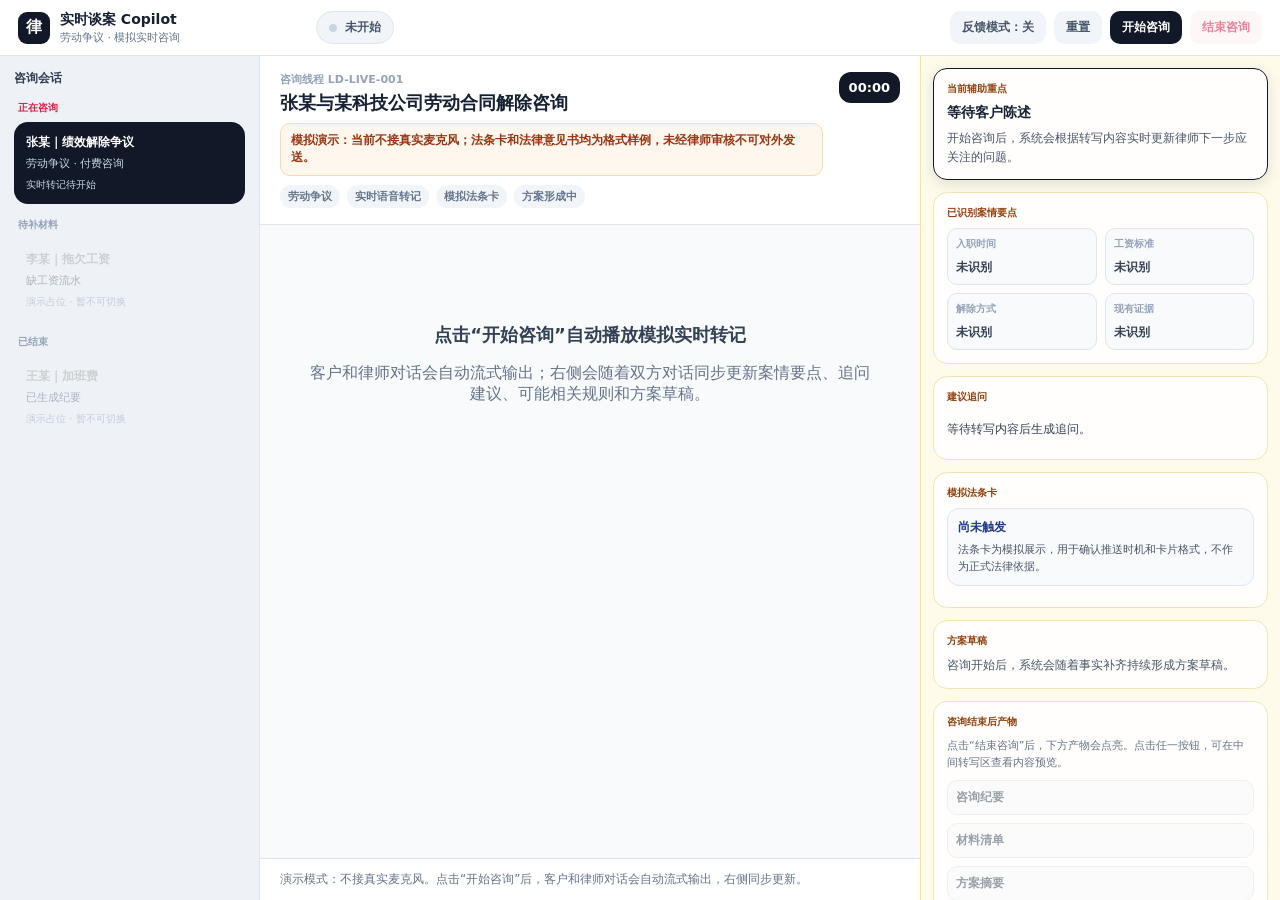
<file: prototype/index.html>
<!doctype html>
<html lang="zh-CN">
<head>
  <meta charset="utf-8" />
  <meta name="viewport" content="width=device-width, initial-scale=1" />
  <title>实时谈案 Copilot · 劳动争议</title>
  <link rel="stylesheet" href="./styles.css" />
</head>
<body>
  <div class="app">
    <header class="topbar">
      <div class="brand">
        <div class="brand-mark">律</div>
        <div>
          <div class="brand-title">实时谈案 Copilot</div>
          <div class="brand-subtitle">劳动争议 · 模拟实时咨询</div>
        </div>
      </div>
      <div class="session-status">
        <span class="record-dot" id="recordDot"></span>
        <span id="sessionStatus">未开始</span>
      </div>
      <div class="top-actions">
        <button class="secondary feedback-toggle" id="feedbackModeBtn" aria-pressed="false">反馈模式：关</button>
        <button class="secondary" id="resetBtn">重置</button>
        <button class="primary" id="startBtn">开始咨询</button>
        <button class="danger" id="endBtn" disabled>结束咨询</button>
      </div>
    </header>

    <main class="workspace">
      <aside class="left-panel">
        <div class="panel-title">咨询会话</div>
        <section>
          <div class="section-label live">正在咨询</div>
          <button class="thread active">
            <strong>张某｜绩效解除争议</strong>
            <span>劳动争议 · 付费咨询</span>
            <em>实时转记待开始</em>
          </button>
        </section>
        <section>
          <div class="section-label">待补材料</div>
          <button class="thread disabled-thread" disabled aria-disabled="true">
            <strong>李某｜拖欠工资</strong>
            <span>缺工资流水</span>
            <em>演示占位 · 暂不可切换</em>
          </button>
        </section>
        <section>
          <div class="section-label">已结束</div>
          <button class="thread disabled-thread" disabled aria-disabled="true">
            <strong>王某｜加班费</strong>
            <span>已生成纪要</span>
            <em>演示占位 · 暂不可切换</em>
          </button>
        </section>
      </aside>

      <section class="transcript-panel">
        <div class="case-header">
          <div>
            <p>咨询线程 LD-LIVE-001</p>
            <h1>张某与某科技公司劳动合同解除咨询</h1>
            <div class="demo-notice">模拟演示：当前不接真实麦克风；法条卡和法律意见书均为格式样例，未经律师审核不可对外发送。</div>
            <div class="case-tags">
              <span>劳动争议</span>
              <span>实时语音转记</span>
              <span>模拟法条卡</span>
              <span>方案形成中</span>
            </div>
          </div>
          <div class="timer" id="timer">00:00</div>
        </div>

        <div class="live-feed" id="liveFeed">
          <div class="empty-state">
            <h2>点击“开始咨询”自动播放模拟实时转记</h2>
            <p>客户和律师对话会自动流式输出；右侧会随着双方对话同步更新案情要点、追问建议、可能相关规则和方案草稿。</p>
          </div>
        </div>

        <div class="consult-controls">
          <div class="hint" id="modeHint">演示模式：不接真实麦克风。点击“开始咨询”后，客户和律师对话会自动流式输出，右侧同步更新。</div>
        </div>
      </section>

      <aside class="assist-panel">
        <section class="assist-card focus">
          <div class="card-title">当前辅助重点</div>
          <h2 id="currentFocus">等待客户陈述</h2>
          <p id="currentFocusDesc">开始咨询后，系统会根据转写内容实时更新律师下一步应关注的问题。</p>
        </section>

        <section class="assist-card">
          <div class="card-title">已识别案情要点</div>
          <div class="fact-grid" id="factGrid">
            <div><span>入职时间</span><strong>未识别</strong></div>
            <div><span>工资标准</span><strong>未识别</strong></div>
            <div><span>解除方式</span><strong>未识别</strong></div>
            <div><span>现有证据</span><strong>未识别</strong></div>
          </div>
        </section>

        <section class="assist-card">
          <div class="card-title">建议追问</div>
          <ul class="suggestions" id="questionList">
            <li>等待转写内容后生成追问。</li>
          </ul>
        </section>

        <section class="assist-card">
          <div class="card-title">模拟法条卡</div>
          <div id="lawCards">
            <div class="law-card muted">
              <strong>尚未触发</strong>
              <p>法条卡为模拟展示，用于确认推送时机和卡片格式，不作为正式法律依据。</p>
            </div>
          </div>
        </section>

        <section class="assist-card">
          <div class="card-title">方案草稿</div>
          <div class="plan-draft" id="planDraft">
            <p>咨询开始后，系统会随着事实补齐持续形成方案草稿。</p>
          </div>
        </section>

        <section class="assist-card">
          <div class="card-title">咨询结束后产物</div>
          <p class="outputs-hint">点击“结束咨询”后，下方产物会点亮。点击任一按钮，可在中间转写区查看内容预览。</p>
          <div class="outputs" id="outputs">
            <button disabled data-output="minutes">咨询纪要</button>
            <button disabled data-output="materials">材料清单</button>
            <button disabled data-output="plan">方案摘要</button>
            <button disabled data-output="opinion">模拟法律意见书格式样例</button>
          </div>
          <p class="disclaimer">法律意见书为模拟格式样例，仅用于向律师确认结构。未经律师审核，不可发送客户。</p>
        </section>

        <section class="assist-card feedback-guide" id="feedbackGuide">
          <div class="card-title">演示结束后反馈</div>
          <p class="outputs-hint">无需边看边点。建议先完整看完咨询，再从真实谈案角度评价这一轮 AI 辅助。</p>
          <div class="review-grid">
            <div>
              <strong>建议追问</strong>
              <div class="feedback-row" data-feedback="question">
                <button>有用</button>
                <button>干扰</button>
                <button>错误</button>
              </div>
            </div>
            <div>
              <strong>模拟法条卡</strong>
              <div class="feedback-row" data-feedback="law">
                <button>相关</button>
                <button>不相关</button>
                <button>太早/太晚</button>
              </div>
            </div>
            <div>
              <strong>方案草稿</strong>
              <div class="feedback-row" data-feedback="plan">
                <button>可用</button>
                <button>需修改</button>
                <button>有风险</button>
              </div>
            </div>
          </div>
          <div class="demo-questions">
            <p>1. 右侧提示是在帮你谈案，还是打断你谈案？</p>
            <p>2. 法条卡出现的时机、颗粒度是否合适？</p>
            <p>3. 结束后最值得保留的产物是哪一个？</p>
          </div>
        </section>
      </aside>
    </main>
  </div>

  <script src="./app.js"></script>
</body>
</html>
</file>
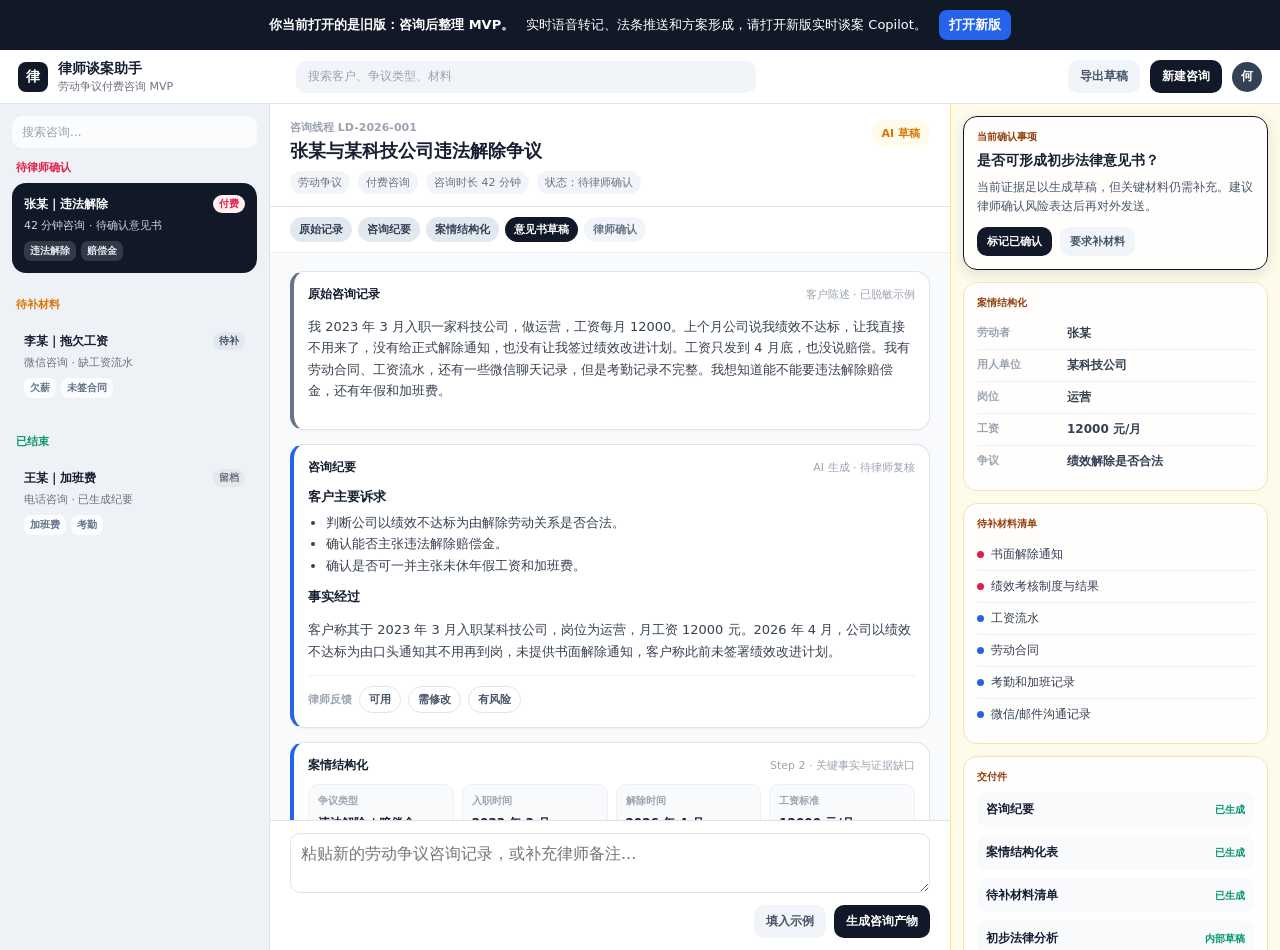
<file: prototype/labor-consultation-mvp/index.html>
<!doctype html>
<html lang="zh-CN">
<head>
  <meta charset="utf-8" />
  <meta name="viewport" content="width=device-width, initial-scale=1" />
  <title>劳动争议咨询助手 MVP</title>
  <link rel="stylesheet" href="./styles.css" />
</head>
<body>
  <div style="position: sticky; top: 0; z-index: 9999; background: #111827; color: white; padding: 10px 18px; font: 13px system-ui, -apple-system, sans-serif; display: flex; justify-content: center; gap: 12px; align-items: center;">
    <strong>你当前打开的是旧版：咨询后整理 MVP。</strong>
    <span>实时语音转记、法条推送和方案形成，请打开新版实时谈案 Copilot。</span>
    <a href="../live-consultation-copilot/index.html" style="color: white; background: #2563eb; padding: 6px 10px; border-radius: 8px; text-decoration: none; font-weight: 700;">打开新版</a>
  </div>
  <div class="app-shell">
    <header class="topbar">
      <div class="brand">
        <div class="brand-mark">律</div>
        <div>
          <div class="brand-title">律师谈案助手</div>
          <div class="brand-subtitle">劳动争议付费咨询 MVP</div>
        </div>
      </div>
      <div class="search">
        <span>搜索客户、争议类型、材料</span>
      </div>
      <div class="top-actions">
        <button class="ghost-button">导出草稿</button>
        <button class="primary-button" id="newConsultBtn">新建咨询</button>
        <div class="avatar">何</div>
      </div>
    </header>

    <main class="workspace">
      <aside class="left-panel">
        <div class="panel-search">搜索咨询...</div>

        <section class="thread-section">
          <div class="section-label urgent">待律师确认</div>
          <button class="thread-card active" data-thread="zhang">
            <div class="thread-head">
              <span class="thread-title">张某｜违法解除</span>
              <span class="badge danger">付费</span>
            </div>
            <p>42 分钟咨询 · 待确认意见书</p>
            <div class="thread-tags">
              <span>违法解除</span>
              <span>赔偿金</span>
            </div>
          </button>
        </section>

        <section class="thread-section">
          <div class="section-label warning">待补材料</div>
          <button class="thread-card" data-thread="li">
            <div class="thread-head">
              <span class="thread-title">李某｜拖欠工资</span>
              <span class="badge">待补</span>
            </div>
            <p>微信咨询 · 缺工资流水</p>
            <div class="thread-tags">
              <span>欠薪</span>
              <span>未签合同</span>
            </div>
          </button>
        </section>

        <section class="thread-section">
          <div class="section-label done">已结束</div>
          <button class="thread-card" data-thread="wang">
            <div class="thread-head">
              <span class="thread-title">王某｜加班费</span>
              <span class="badge muted">留档</span>
            </div>
            <p>电话咨询 · 已生成纪要</p>
            <div class="thread-tags">
              <span>加班费</span>
              <span>考勤</span>
            </div>
          </button>
        </section>
      </aside>

      <section class="center-panel">
        <div class="case-header">
          <div>
            <div class="case-kicker">咨询线程 LD-2026-001</div>
            <h1>张某与某科技公司违法解除争议</h1>
            <div class="case-meta">
              <span>劳动争议</span>
              <span>付费咨询</span>
              <span>咨询时长 42 分钟</span>
              <span>状态：待律师确认</span>
            </div>
          </div>
          <div class="status-pill">AI 草稿</div>
        </div>

        <div class="phase-bar">
          <div class="phase done">原始记录</div>
          <div class="phase done">咨询纪要</div>
          <div class="phase done">案情结构化</div>
          <div class="phase active">意见书草稿</div>
          <div class="phase">律师确认</div>
        </div>

        <div class="feed" id="feed">
          <article class="message raw">
            <div class="message-head">
              <span>原始咨询记录</span>
              <em>客户陈述 · 已脱敏示例</em>
            </div>
            <p>
              我 2023 年 3 月入职一家科技公司，做运营，工资每月 12000。上个月公司说我绩效不达标，让我直接不用来了，没有给正式解除通知，也没有让我签过绩效改进计划。工资只发到 4 月底，也没说赔偿。我有劳动合同、工资流水，还有一些微信聊天记录，但是考勤记录不完整。我想知道能不能要违法解除赔偿金，还有年假和加班费。
            </p>
          </article>

          <article class="message ai" data-feedback-card="咨询纪要">
            <div class="message-head">
              <span>咨询纪要</span>
              <em>AI 生成 · 待律师复核</em>
            </div>
            <h3>客户主要诉求</h3>
            <ul>
              <li>判断公司以绩效不达标为由解除劳动关系是否合法。</li>
              <li>确认能否主张违法解除赔偿金。</li>
              <li>确认是否可一并主张未休年假工资和加班费。</li>
            </ul>
            <h3>事实经过</h3>
            <p>客户称其于 2023 年 3 月入职某科技公司，岗位为运营，月工资 12000 元。2026 年 4 月，公司以绩效不达标为由口头通知其不用再到岗，未提供书面解除通知，客户称此前未签署绩效改进计划。</p>
            <div class="feedback-bar">
              <span>律师反馈</span>
              <button data-feedback="可用">可用</button>
              <button data-feedback="需修改">需修改</button>
              <button data-feedback="有风险">有风险</button>
            </div>
          </article>

          <article class="message ai" data-feedback-card="案情结构化">
            <div class="message-head">
              <span>案情结构化</span>
              <em>Step 2 · 关键事实与证据缺口</em>
            </div>
            <div class="mini-grid">
              <div>
                <label>争议类型</label>
                <strong>违法解除 / 赔偿金</strong>
              </div>
              <div>
                <label>入职时间</label>
                <strong>2023 年 3 月</strong>
              </div>
              <div>
                <label>解除时间</label>
                <strong>2026 年 4 月</strong>
              </div>
              <div>
                <label>工资标准</label>
                <strong>12000 元/月</strong>
              </div>
            </div>
            <p class="risk-note">需进一步确认：是否存在书面解除通知、绩效制度公示记录、绩效考核结果、客户签收记录、完整考勤和加班审批。</p>
            <div class="feedback-bar">
              <span>律师反馈</span>
              <button data-feedback="可用">可用</button>
              <button data-feedback="需修改">需修改</button>
              <button data-feedback="有风险">有风险</button>
            </div>
          </article>

          <article class="message ai" data-feedback-card="待补材料清单">
            <div class="message-head">
              <span>待补材料清单</span>
              <em>Step 3 · 可发送客户</em>
            </div>
            <h3>必须补充</h3>
            <ul>
              <li>劳动合同、工资流水、解除通知或解除沟通记录。</li>
              <li>绩效考核制度、考核结果、绩效沟通和改进计划。</li>
              <li>关键微信、邮件或工作软件沟通记录。</li>
            </ul>
            <h3>建议补充</h3>
            <ul>
              <li>考勤记录、排班表、项目上线记录、年休假记录。</li>
              <li>社保、个税、离职结算材料。</li>
            </ul>
            <div class="feedback-bar">
              <span>律师反馈</span>
              <button data-feedback="可用">可用</button>
              <button data-feedback="需修改">需修改</button>
              <button data-feedback="有风险">有风险</button>
            </div>
          </article>

          <article class="message lawyer">
            <div class="message-head">
              <span>律师补充备注</span>
              <em>可编辑区域</em>
            </div>
            <textarea id="lawyerNote">重点关注：公司是否能举证绩效不达标，以及解除程序是否合规。意见书里不要直接写“必然违法解除”，使用“存在被认定为违法解除的风险”。</textarea>
          </article>

          <article class="message ai" data-feedback-card="初步法律分析">
            <div class="message-head">
              <span>初步法律分析</span>
              <em>Step 4 · 律师内部草稿</em>
            </div>
            <h3>初步法律分析</h3>
            <p>根据客户目前陈述，公司以绩效不达标为由解除劳动关系，但是否履行了明确的考核、改进、告知及解除程序尚需进一步核验。若公司无法证明解除依据和程序合法，存在被认定为违法解除的风险。</p>
            <h3>处理建议</h3>
            <ul>
              <li>优先补充解除通知、绩效考核材料、工资流水、考勤记录和沟通记录。</li>
              <li>在材料补齐后，进一步测算可能主张项目，包括赔偿金、未休年假工资及加班费。</li>
              <li>如协商不成，可考虑准备劳动仲裁申请材料。</li>
            </ul>
            <div class="feedback-bar">
              <span>律师反馈</span>
              <button data-feedback="可用">可用</button>
              <button data-feedback="需修改">需修改</button>
              <button data-feedback="有风险">有风险</button>
            </div>
          </article>

          <article class="message ai" data-feedback-card="法律意见书草稿">
            <div class="message-head">
              <span>法律意见书草稿</span>
              <em>Step 5 · 可修改后交付</em>
            </div>
            <h3>咨询问题</h3>
            <ul>
              <li>公司以绩效不达标为由解除劳动关系是否合法。</li>
              <li>张某能否主张违法解除赔偿金。</li>
              <li>张某能否一并主张未休年假工资和加班费。</li>
            </ul>
            <h3>风险提示</h3>
            <p>本意见书为基于现有咨询信息形成的初步草稿，最终判断需结合完整证据材料。违法解除判断取决于公司能否证明解除依据和程序合法；加班费和未休年假工资请求存在较强证据依赖。</p>
            <div class="feedback-bar">
              <span>律师反馈</span>
              <button data-feedback="可用">可用</button>
              <button data-feedback="需修改">需修改</button>
              <button data-feedback="有风险">有风险</button>
            </div>
          </article>
        </div>

        <div class="composer">
          <textarea id="consultInput" placeholder="粘贴新的劳动争议咨询记录，或补充律师备注..."></textarea>
          <div class="composer-actions">
            <button class="ghost-button" id="fillSampleBtn">填入示例</button>
            <button class="primary-button" id="generateBtn">生成咨询产物</button>
          </div>
        </div>
      </section>

      <aside class="right-panel">
        <section class="right-card focus">
          <div class="right-title">当前确认事项</div>
          <h2>是否可形成初步法律意见书？</h2>
          <p>当前证据足以生成草稿，但关键材料仍需补充。建议律师确认风险表达后再对外发送。</p>
          <div class="action-row">
            <button class="primary-button small" id="confirmBtn">标记已确认</button>
            <button class="ghost-button small">要求补材料</button>
          </div>
        </section>

        <section class="right-card">
          <div class="right-title">案情结构化</div>
          <dl class="facts">
            <div><dt>劳动者</dt><dd>张某</dd></div>
            <div><dt>用人单位</dt><dd>某科技公司</dd></div>
            <div><dt>岗位</dt><dd>运营</dd></div>
            <div><dt>工资</dt><dd>12000 元/月</dd></div>
            <div><dt>争议</dt><dd>绩效解除是否合法</dd></div>
          </dl>
        </section>

        <section class="right-card">
          <div class="right-title">待补材料清单</div>
          <ul class="check-list">
            <li><span class="dot danger"></span>书面解除通知</li>
            <li><span class="dot danger"></span>绩效考核制度与结果</li>
            <li><span class="dot"></span>工资流水</li>
            <li><span class="dot"></span>劳动合同</li>
            <li><span class="dot"></span>考勤和加班记录</li>
            <li><span class="dot"></span>微信/邮件沟通记录</li>
          </ul>
        </section>

        <section class="right-card">
          <div class="right-title">交付件</div>
          <div class="deliverable done">
            <span>咨询纪要</span>
            <em>已生成</em>
          </div>
          <div class="deliverable done">
            <span>案情结构化表</span>
            <em>已生成</em>
          </div>
          <div class="deliverable done">
            <span>待补材料清单</span>
            <em>已生成</em>
          </div>
          <div class="deliverable done">
            <span>初步法律分析</span>
            <em>内部草稿</em>
          </div>
          <div class="deliverable warning">
            <span>法律意见书草稿</span>
            <em>待律师确认</em>
          </div>
        </section>

        <section class="right-card">
          <div class="right-title">律师反馈汇总</div>
          <div class="feedback-summary">
            <div><strong id="usableCount">0</strong><span>可用</span></div>
            <div><strong id="reviseCount">0</strong><span>需修改</span></div>
            <div><strong id="riskCount">0</strong><span>有风险</span></div>
          </div>
          <div class="feedback-log" id="feedbackLog">尚未记录反馈</div>
        </section>

        <section class="right-card">
          <div class="right-title">风险边界</div>
          <p class="small-text">禁止直接承诺胜诉或确定赔偿金额。所有法律判断须标注“初步判断”或“需进一步核验”。</p>
        </section>
      </aside>
    </main>
  </div>

  <script src="./app.js"></script>
</body>
</html>
</file>
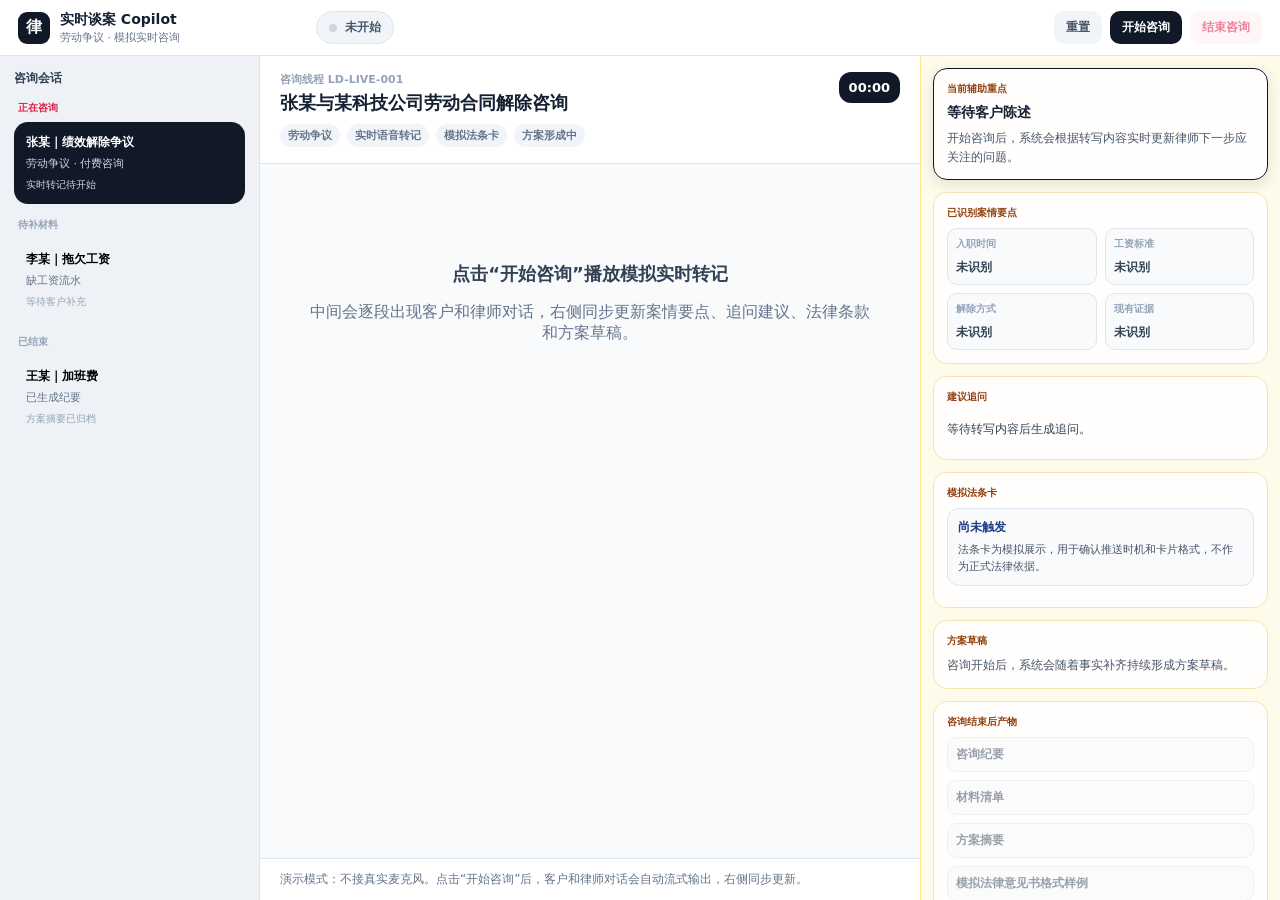
<file: prototype/live-consultation-copilot/index.html>
<!doctype html>
<html lang="zh-CN">
<head>
  <meta charset="utf-8" />
  <meta name="viewport" content="width=device-width, initial-scale=1" />
  <title>实时谈案 Copilot · 劳动争议</title>
  <link rel="stylesheet" href="./styles.css" />
</head>
<body>
  <div class="app">
    <header class="topbar">
      <div class="brand">
        <div class="brand-mark">律</div>
        <div>
          <div class="brand-title">实时谈案 Copilot</div>
          <div class="brand-subtitle">劳动争议 · 模拟实时咨询</div>
        </div>
      </div>
      <div class="session-status">
        <span class="record-dot" id="recordDot"></span>
        <span id="sessionStatus">未开始</span>
      </div>
      <div class="top-actions">
        <button class="secondary" id="resetBtn">重置</button>
        <button class="primary" id="startBtn">开始咨询</button>
        <button class="danger" id="endBtn" disabled>结束咨询</button>
      </div>
    </header>

    <main class="workspace">
      <aside class="left-panel">
        <div class="panel-title">咨询会话</div>
        <section>
          <div class="section-label live">正在咨询</div>
          <button class="thread active">
            <strong>张某｜绩效解除争议</strong>
            <span>劳动争议 · 付费咨询</span>
            <em>实时转记待开始</em>
          </button>
        </section>
        <section>
          <div class="section-label">待补材料</div>
          <button class="thread">
            <strong>李某｜拖欠工资</strong>
            <span>缺工资流水</span>
            <em>等待客户补充</em>
          </button>
        </section>
        <section>
          <div class="section-label">已结束</div>
          <button class="thread">
            <strong>王某｜加班费</strong>
            <span>已生成纪要</span>
            <em>方案摘要已归档</em>
          </button>
        </section>
      </aside>

      <section class="transcript-panel">
        <div class="case-header">
          <div>
            <p>咨询线程 LD-LIVE-001</p>
            <h1>张某与某科技公司劳动合同解除咨询</h1>
            <div class="case-tags">
              <span>劳动争议</span>
              <span>实时语音转记</span>
              <span>模拟法条卡</span>
              <span>方案形成中</span>
            </div>
          </div>
          <div class="timer" id="timer">00:00</div>
        </div>

        <div class="live-feed" id="liveFeed">
          <div class="empty-state">
            <h2>点击“开始咨询”播放模拟实时转记</h2>
            <p>中间会逐段出现客户和律师对话，右侧同步更新案情要点、追问建议、法律条款和方案草稿。</p>
          </div>
        </div>

        <div class="consult-controls">
          <div class="hint">演示模式：不接真实麦克风。点击“开始咨询”后，客户和律师对话会自动流式输出，右侧同步更新。</div>
        </div>
      </section>

      <aside class="assist-panel">
        <section class="assist-card focus">
          <div class="card-title">当前辅助重点</div>
          <h2 id="currentFocus">等待客户陈述</h2>
          <p id="currentFocusDesc">开始咨询后，系统会根据转写内容实时更新律师下一步应关注的问题。</p>
        </section>

        <section class="assist-card">
          <div class="card-title">已识别案情要点</div>
          <div class="fact-grid" id="factGrid">
            <div><span>入职时间</span><strong>未识别</strong></div>
            <div><span>工资标准</span><strong>未识别</strong></div>
            <div><span>解除方式</span><strong>未识别</strong></div>
            <div><span>现有证据</span><strong>未识别</strong></div>
          </div>
        </section>

        <section class="assist-card">
          <div class="card-title">建议追问</div>
          <ul class="suggestions" id="questionList">
            <li>等待转写内容后生成追问。</li>
          </ul>
        </section>

        <section class="assist-card">
          <div class="card-title">模拟法条卡</div>
          <div id="lawCards">
            <div class="law-card muted">
              <strong>尚未触发</strong>
              <p>法条卡为模拟展示，用于确认推送时机和卡片格式，不作为正式法律依据。</p>
            </div>
          </div>
        </section>

        <section class="assist-card">
          <div class="card-title">方案草稿</div>
          <div class="plan-draft" id="planDraft">
            <p>咨询开始后，系统会随着事实补齐持续形成方案草稿。</p>
          </div>
        </section>

        <section class="assist-card">
          <div class="card-title">咨询结束后产物</div>
          <div class="outputs" id="outputs">
            <button disabled data-output="minutes">咨询纪要</button>
            <button disabled data-output="materials">材料清单</button>
            <button disabled data-output="plan">方案摘要</button>
            <button disabled data-output="opinion">模拟法律意见书格式样例</button>
          </div>
          <p class="disclaimer">法律意见书为模拟格式样例，仅用于向律师确认结构。未经律师审核，不可发送客户。</p>
        </section>
      </aside>
    </main>
  </div>

  <script src="./app.js"></script>
</body>
</html>
</file>
<file: prototype/styles.css>
:root {
  --bg: #f5f7fa;
  --panel: #ffffff;
  --text: #152033;
  --muted: #64748b;
  --subtle: #94a3b8;
  --line: #dfe5ec;
  --soft: #f1f5f9;
  --brand: #111827;
  --blue: #2563eb;
  --blue-soft: #eff6ff;
  --green: #059669;
  --green-soft: #ecfdf5;
  --amber: #d97706;
  --amber-soft: #fffbeb;
  --rose: #e11d48;
  --rose-soft: #fff1f2;
}

* {
  box-sizing: border-box;
}

body {
  margin: 0;
  background: var(--bg);
  color: var(--text);
  font-family: Inter, ui-sans-serif, system-ui, -apple-system, BlinkMacSystemFont, "Segoe UI", sans-serif;
}

button {
  font: inherit;
  cursor: pointer;
}

button:disabled {
  cursor: not-allowed;
  opacity: 0.55;
}

.app {
  height: 100vh;
  display: flex;
  flex-direction: column;
  overflow: hidden;
}

.topbar {
  height: 56px;
  flex: 0 0 auto;
  display: flex;
  align-items: center;
  gap: 18px;
  padding: 0 18px;
  background: var(--panel);
  border-bottom: 1px solid var(--line);
}

.brand {
  width: 280px;
  display: flex;
  align-items: center;
  gap: 10px;
}

.brand-mark {
  width: 32px;
  height: 32px;
  display: grid;
  place-items: center;
  border-radius: 9px;
  background: var(--brand);
  color: white;
  font-weight: 900;
}

.brand-title {
  font-size: 14px;
  font-weight: 900;
}

.brand-subtitle {
  margin-top: 1px;
  font-size: 11px;
  color: var(--muted);
}

.session-status {
  display: flex;
  align-items: center;
  gap: 8px;
  border: 1px solid var(--line);
  border-radius: 999px;
  padding: 7px 12px;
  background: var(--soft);
  font-size: 12px;
  font-weight: 800;
  color: #475569;
}

.record-dot {
  width: 8px;
  height: 8px;
  border-radius: 50%;
  background: #cbd5e1;
}

.record-dot.active {
  background: var(--rose);
  box-shadow: 0 0 0 4px rgba(225, 29, 72, 0.12);
}

.top-actions {
  margin-left: auto;
  display: flex;
  gap: 8px;
}

.primary,
.secondary,
.danger {
  border: 0;
  border-radius: 10px;
  padding: 8px 12px;
  font-size: 12px;
  font-weight: 800;
}

.primary {
  background: var(--brand);
  color: #fff;
}

.secondary {
  background: var(--soft);
  color: #475569;
}

.feedback-toggle[aria-pressed="true"] {
  background: var(--blue-soft);
  color: var(--blue);
  box-shadow: inset 0 0 0 1px #bfdbfe;
}

.danger {
  background: var(--rose-soft);
  color: var(--rose);
}

.workspace {
  flex: 1;
  min-height: 0;
  display: grid;
  grid-template-columns: 260px minmax(520px, 1fr) 360px;
  overflow: hidden;
}

.left-panel {
  overflow-y: auto;
  border-right: 1px solid var(--line);
  background: #eef2f6;
  padding: 14px;
}

.panel-title {
  margin-bottom: 12px;
  color: #334155;
  font-size: 12px;
  font-weight: 900;
}

.section-label {
  margin: 14px 4px 7px;
  color: var(--subtle);
  font-size: 10px;
  font-weight: 900;
}

.section-label.live {
  color: var(--rose);
}

.thread {
  width: 100%;
  text-align: left;
  border: 1px solid transparent;
  border-radius: 14px;
  padding: 11px;
  background: transparent;
}

.thread:hover {
  background: rgba(255, 255, 255, 0.7);
  border-color: var(--line);
}

.thread.disabled-thread {
  opacity: 0.48;
  cursor: not-allowed;
}

.thread.disabled-thread:hover {
  background: transparent;
  border-color: transparent;
}

.thread.active {
  background: var(--brand);
  color: #fff;
}

.thread strong,
.thread span,
.thread em {
  display: block;
}

.thread strong {
  font-size: 12px;
}

.thread span {
  margin-top: 5px;
  color: var(--muted);
  font-size: 11px;
}

.thread em {
  margin-top: 7px;
  color: var(--subtle);
  font-size: 10px;
  font-style: normal;
}

.thread.active span,
.thread.active em {
  color: #cbd5e1;
}

.transcript-panel {
  min-width: 0;
  display: flex;
  flex-direction: column;
  overflow: hidden;
  background: var(--panel);
}

.case-header {
  flex: 0 0 auto;
  display: flex;
  justify-content: space-between;
  gap: 16px;
  padding: 16px 20px;
  border-bottom: 1px solid var(--line);
}

.case-header p {
  margin: 0 0 4px;
  color: var(--subtle);
  font-size: 11px;
  font-weight: 900;
}

.case-header h1 {
  margin: 0;
  font-size: 18px;
}

.demo-notice {
  margin-top: 8px;
  max-width: 760px;
  border: 1px solid #fed7aa;
  border-radius: 10px;
  background: #fff7ed;
  color: #9a3412;
  padding: 8px 10px;
  font-size: 12px;
  font-weight: 700;
  line-height: 1.45;
}

.case-tags {
  display: flex;
  gap: 7px;
  flex-wrap: wrap;
  margin-top: 9px;
}

.case-tags span {
  border-radius: 999px;
  background: var(--soft);
  color: var(--muted);
  padding: 4px 8px;
  font-size: 11px;
  font-weight: 800;
}

.timer {
  align-self: flex-start;
  border-radius: 12px;
  background: var(--brand);
  color: white;
  padding: 8px 10px;
  font-size: 13px;
  font-weight: 900;
}

.live-feed {
  flex: 1;
  min-height: 0;
  overflow-y: auto;
  background: #f8fafc;
  padding: 18px 20px;
}

.empty-state {
  max-width: 560px;
  margin: 80px auto;
  text-align: center;
  color: var(--muted);
}

.empty-state h2 {
  margin: 0 0 8px;
  color: #334155;
  font-size: 18px;
}

.utterance {
  max-width: 780px;
  margin-bottom: 14px;
  border: 1px solid var(--line);
  border-radius: 14px;
  background: #fff;
  padding: 13px;
  box-shadow: 0 1px 2px rgba(15, 23, 42, 0.04);
}

.utterance.client {
  border-left: 4px solid var(--blue);
}

.utterance.lawyer {
  border-left: 4px solid var(--green);
  margin-left: 36px;
}

.utterance.ai {
  border-left: 4px solid var(--amber);
}

.utterance-head {
  display: flex;
  justify-content: space-between;
  gap: 8px;
  margin-bottom: 8px;
}

.speaker {
  font-size: 12px;
  font-weight: 900;
}

.time {
  color: var(--subtle);
  font-size: 11px;
}

.utterance p {
  margin: 0;
  color: #374151;
  font-size: 13px;
  line-height: 1.65;
}

.tags {
  display: flex;
  flex-wrap: wrap;
  gap: 6px;
  margin-top: 10px;
}

.tags span {
  border-radius: 999px;
  background: var(--blue-soft);
  color: var(--blue);
  padding: 4px 7px;
  font-size: 10px;
  font-weight: 900;
}

.consult-controls {
  flex: 0 0 auto;
  border-top: 1px solid var(--line);
  background: #fff;
  padding: 12px 20px;
  display: flex;
  align-items: center;
  gap: 12px;
}

.hint {
  flex: 1;
  color: var(--muted);
  font-size: 12px;
}

.assist-panel {
  min-height: 0;
  overflow-y: auto;
  border-left: 1px solid #fde68a;
  background: var(--amber-soft);
  padding: 12px;
}

.assist-card {
  border: 1px solid #f3e4b4;
  border-radius: 14px;
  background: rgba(255, 255, 255, 0.88);
  padding: 13px;
  margin-bottom: 12px;
  transition: border-color 180ms ease, box-shadow 180ms ease, background 180ms ease;
}

.assist-card.updated {
  border-color: #60a5fa;
  background: #ffffff;
  box-shadow: 0 0 0 3px rgba(37, 99, 235, 0.12);
}

.assist-card.focus {
  border-color: var(--brand);
  box-shadow: 0 4px 14px rgba(15, 23, 42, 0.12);
}

.card-title {
  margin-bottom: 8px;
  color: #92400e;
  font-size: 10px;
  font-weight: 900;
}

.assist-card h2 {
  margin: 0 0 7px;
  font-size: 14px;
}

.assist-card p {
  margin: 0;
  color: #475569;
  font-size: 12px;
  line-height: 1.55;
}

.fact-grid {
  display: grid;
  grid-template-columns: 1fr 1fr;
  gap: 8px;
}

.fact-grid div {
  border-radius: 10px;
  background: #f8fafc;
  border: 1px solid var(--line);
  padding: 8px;
}

.fact-grid span {
  display: block;
  margin-bottom: 5px;
  color: var(--subtle);
  font-size: 10px;
  font-weight: 900;
}

.fact-grid strong {
  color: #334155;
  font-size: 12px;
}

.suggestions {
  margin: 0;
  padding: 0;
  list-style: none;
}

.suggestions li {
  border-bottom: 1px solid var(--line);
  padding: 8px 0;
  color: #334155;
  font-size: 12px;
  line-height: 1.5;
}

.suggestions li:last-child {
  border-bottom: 0;
}

.law-card {
  border-radius: 12px;
  background: var(--blue-soft);
  border: 1px solid #bfdbfe;
  padding: 10px;
  margin-bottom: 8px;
}

.law-card.muted {
  background: #f8fafc;
  border-color: var(--line);
}

.law-card strong {
  display: block;
  color: #1e3a8a;
  font-size: 12px;
  margin-bottom: 5px;
}

.law-card p {
  font-size: 11px;
}

.law-card em {
  display: inline-block;
  margin-top: 7px;
  border-radius: 999px;
  background: #fff;
  color: var(--amber);
  padding: 3px 6px;
  font-size: 10px;
  font-style: normal;
  font-weight: 900;
}

.plan-draft ul {
  margin: 0;
  padding-left: 17px;
}

.plan-draft li {
  margin-bottom: 7px;
  color: #334155;
  font-size: 12px;
  line-height: 1.5;
}

.feedback-row {
  display: grid;
  grid-template-columns: repeat(3, minmax(0, 1fr));
  gap: 6px;
  margin-top: 10px;
}

.feedback-row button {
  min-height: 30px;
  border: 1px solid var(--line);
  border-radius: 9px;
  background: #fff;
  color: #475569;
  font-size: 11px;
  font-weight: 800;
  white-space: nowrap;
}

.feedback-row button:hover {
  border-color: var(--blue);
  color: var(--blue);
}

.feedback-row button.selected {
  border-color: var(--brand);
  background: var(--brand);
  color: #fff;
}

.outputs {
  display: grid;
  gap: 8px;
}

.outputs-hint {
  margin-bottom: 9px !important;
  color: #64748b !important;
  font-size: 11px !important;
}

.outputs button {
  border: 1px solid var(--line);
  border-radius: 10px;
  background: #f8fafc;
  color: #475569;
  padding: 8px;
  text-align: left;
  font-size: 12px;
  font-weight: 800;
}

.outputs button.ready {
  border-color: #bbf7d0;
  background: var(--green-soft);
  color: var(--green);
}

.outputs button.ready:hover {
  border-color: var(--green);
  background: #dcfce7;
}

.output-doc {
  border-left-color: #7c3aed;
}

.feedback-note {
  max-width: 520px;
  border-left-color: var(--green);
  background: var(--green-soft);
}

.output-doc h3 {
  margin: 12px 0 6px;
  font-size: 13px;
}

.output-doc ul,
.output-doc ol {
  margin: 6px 0 0;
  padding-left: 18px;
}

.output-doc li {
  margin-bottom: 6px;
  color: #374151;
  font-size: 13px;
  line-height: 1.55;
}

.doc-warning {
  border-radius: 10px;
  background: var(--amber-soft);
  color: #92400e !important;
  padding: 10px;
}

.disclaimer {
  margin-top: 9px !important;
  color: #92400e !important;
  font-size: 11px !important;
}

.demo-questions {
  display: grid;
  gap: 8px;
}

.feedback-guide {
  display: none;
}

.feedback-mode .feedback-guide {
  display: block;
}

.demo-questions p {
  border-left: 3px solid var(--blue);
  background: #f8fafc;
  padding: 8px 9px;
}

.review-grid {
  display: grid;
  gap: 10px;
  margin: 10px 0 12px;
}

.review-grid > div {
  border: 1px solid var(--line);
  border-radius: 10px;
  background: #f8fafc;
  padding: 9px;
}

.review-grid strong {
  color: #334155;
  font-size: 12px;
}

@media (max-width: 1180px) {
  .workspace {
    grid-template-columns: 230px minmax(480px, 1fr);
  }

  .assist-panel {
    display: none;
  }
}

@media (max-width: 760px) {
  .brand {
    width: auto;
  }

  .brand-subtitle,
  .session-status,
  .top-actions .secondary:not(.feedback-toggle) {
    display: none;
  }

  .workspace {
    grid-template-columns: 1fr;
  }

  .left-panel {
    display: none;
  }
}
</file>
<file: prototype/labor-consultation-mvp/styles.css>
:root {
  --bg: #f6f7f9;
  --panel: #ffffff;
  --line: #dfe4ea;
  --line-soft: #edf0f4;
  --text: #172033;
  --muted: #6b7280;
  --subtle: #9aa3af;
  --brand: #111827;
  --blue: #2563eb;
  --blue-soft: #eff6ff;
  --amber: #d97706;
  --amber-soft: #fffbeb;
  --rose: #e11d48;
  --rose-soft: #fff1f2;
  --green: #059669;
  --green-soft: #ecfdf5;
}

* {
  box-sizing: border-box;
}

body {
  margin: 0;
  background: var(--bg);
  color: var(--text);
  font-family: Inter, ui-sans-serif, system-ui, -apple-system, BlinkMacSystemFont, "Segoe UI", sans-serif;
}

button,
textarea {
  font: inherit;
}

button {
  cursor: pointer;
}

.app-shell {
  height: 100vh;
  display: flex;
  flex-direction: column;
  overflow: hidden;
}

.topbar {
  height: 54px;
  flex: 0 0 auto;
  display: flex;
  align-items: center;
  gap: 18px;
  padding: 0 18px;
  background: var(--panel);
  border-bottom: 1px solid var(--line);
}

.brand {
  display: flex;
  align-items: center;
  gap: 10px;
  width: 260px;
}

.brand-mark {
  width: 30px;
  height: 30px;
  border-radius: 8px;
  background: var(--brand);
  color: #fff;
  display: grid;
  place-items: center;
  font-size: 14px;
  font-weight: 800;
}

.brand-title {
  font-size: 14px;
  font-weight: 800;
}

.brand-subtitle {
  margin-top: 1px;
  font-size: 11px;
  color: var(--muted);
}

.search {
  flex: 1;
  max-width: 460px;
  height: 32px;
  border-radius: 10px;
  background: #f1f5f9;
  color: var(--subtle);
  display: flex;
  align-items: center;
  padding: 0 12px;
  font-size: 12px;
}

.top-actions {
  margin-left: auto;
  display: flex;
  align-items: center;
  gap: 10px;
}

.avatar {
  width: 30px;
  height: 30px;
  border-radius: 50%;
  background: #334155;
  color: white;
  display: grid;
  place-items: center;
  font-size: 12px;
  font-weight: 800;
}

.primary-button,
.ghost-button {
  border: 0;
  border-radius: 10px;
  padding: 8px 12px;
  font-size: 12px;
  font-weight: 700;
}

.primary-button {
  background: var(--brand);
  color: #fff;
}

.ghost-button {
  background: #f1f5f9;
  color: #475569;
}

.primary-button.small,
.ghost-button.small {
  padding: 7px 10px;
  font-size: 11px;
}

.workspace {
  flex: 1;
  min-height: 0;
  display: grid;
  grid-template-columns: 270px minmax(520px, 1fr) 330px;
  overflow: hidden;
}

.left-panel,
.right-panel {
  min-height: 0;
  overflow-y: auto;
}

.left-panel {
  background: #eef2f6;
  border-right: 1px solid var(--line);
  padding: 12px;
}

.panel-search {
  height: 32px;
  border-radius: 10px;
  background: rgba(255, 255, 255, 0.75);
  color: var(--subtle);
  padding: 8px 10px;
  font-size: 12px;
  margin-bottom: 12px;
}

.thread-section {
  margin-bottom: 16px;
}

.section-label {
  display: flex;
  align-items: center;
  gap: 6px;
  margin: 0 0 8px 4px;
  font-size: 11px;
  font-weight: 800;
}

.section-label.urgent {
  color: var(--rose);
}

.section-label.warning {
  color: var(--amber);
}

.section-label.done {
  color: var(--green);
}

.thread-card {
  width: 100%;
  text-align: left;
  background: transparent;
  border: 1px solid transparent;
  border-radius: 14px;
  padding: 11px;
  margin-bottom: 8px;
  color: var(--text);
}

.thread-card:hover {
  background: rgba(255, 255, 255, 0.7);
  border-color: var(--line);
}

.thread-card.active {
  background: var(--brand);
  color: #fff;
}

.thread-card p {
  margin: 5px 0 8px;
  font-size: 11px;
  color: var(--muted);
}

.thread-card.active p {
  color: #cbd5e1;
}

.thread-head {
  display: flex;
  align-items: center;
  gap: 8px;
}

.thread-title {
  flex: 1;
  min-width: 0;
  font-size: 12px;
  font-weight: 800;
  white-space: nowrap;
  overflow: hidden;
  text-overflow: ellipsis;
}

.badge {
  border-radius: 999px;
  padding: 2px 6px;
  background: #e2e8f0;
  color: #475569;
  font-size: 10px;
  font-weight: 800;
}

.badge.danger {
  background: var(--rose-soft);
  color: var(--rose);
}

.badge.muted {
  background: #e5e7eb;
  color: #6b7280;
}

.thread-tags {
  display: flex;
  gap: 5px;
  flex-wrap: wrap;
}

.thread-tags span {
  border-radius: 7px;
  padding: 3px 6px;
  background: rgba(255, 255, 255, 0.75);
  color: #64748b;
  font-size: 10px;
  font-weight: 700;
}

.thread-card.active .thread-tags span {
  background: rgba(255, 255, 255, 0.14);
  color: #e2e8f0;
}

.center-panel {
  min-width: 0;
  display: flex;
  flex-direction: column;
  overflow: hidden;
  background: #fff;
}

.case-header {
  flex: 0 0 auto;
  padding: 16px 20px 12px;
  border-bottom: 1px solid var(--line);
  display: flex;
  align-items: flex-start;
  justify-content: space-between;
  gap: 16px;
}

.case-kicker {
  font-size: 11px;
  color: var(--subtle);
  font-weight: 800;
  margin-bottom: 4px;
}

.case-header h1 {
  margin: 0;
  font-size: 18px;
  letter-spacing: 0;
}

.case-meta {
  display: flex;
  flex-wrap: wrap;
  gap: 8px;
  margin-top: 8px;
  color: var(--muted);
  font-size: 11px;
}

.case-meta span {
  border-radius: 999px;
  background: #f1f5f9;
  padding: 4px 8px;
}

.status-pill {
  flex: 0 0 auto;
  border-radius: 999px;
  background: var(--amber-soft);
  color: var(--amber);
  padding: 6px 10px;
  font-size: 11px;
  font-weight: 800;
}

.phase-bar {
  flex: 0 0 auto;
  display: flex;
  gap: 6px;
  padding: 10px 20px;
  border-bottom: 1px solid var(--line-soft);
  overflow-x: auto;
}

.phase {
  border-radius: 999px;
  padding: 5px 9px;
  background: #f1f5f9;
  color: #64748b;
  font-size: 11px;
  font-weight: 800;
  white-space: nowrap;
}

.phase.done {
  background: #e2e8f0;
  color: #334155;
}

.phase.active {
  background: var(--brand);
  color: white;
}

.feed {
  flex: 1;
  min-height: 0;
  overflow-y: auto;
  padding: 18px 20px;
  background: #f8fafc;
}

.message {
  max-width: 820px;
  border-radius: 14px;
  border: 1px solid var(--line);
  background: #fff;
  padding: 14px;
  margin-bottom: 14px;
  box-shadow: 0 1px 2px rgba(15, 23, 42, 0.04);
}

.message.raw {
  border-left: 4px solid #64748b;
}

.message.ai {
  border-left: 4px solid var(--blue);
}

.message.lawyer {
  border-left: 4px solid var(--green);
}

.message-head {
  display: flex;
  align-items: center;
  justify-content: space-between;
  gap: 10px;
  margin-bottom: 10px;
}

.message-head span {
  font-size: 12px;
  font-weight: 900;
}

.message-head em {
  font-style: normal;
  color: var(--subtle);
  font-size: 11px;
}

.message h3 {
  margin: 12px 0 6px;
  font-size: 13px;
}

.message p,
.message li {
  color: #374151;
  font-size: 13px;
  line-height: 1.65;
}

.message ul {
  margin: 6px 0 0;
  padding-left: 18px;
}

.mini-grid {
  display: grid;
  grid-template-columns: repeat(4, minmax(0, 1fr));
  gap: 8px;
}

.mini-grid div {
  border-radius: 10px;
  background: #f8fafc;
  border: 1px solid var(--line-soft);
  padding: 9px;
}

.mini-grid label {
  display: block;
  margin-bottom: 4px;
  color: var(--subtle);
  font-size: 10px;
  font-weight: 800;
}

.mini-grid strong {
  font-size: 12px;
}

.risk-note {
  margin: 12px 0 0;
  border-radius: 10px;
  background: var(--amber-soft);
  color: #92400e !important;
  padding: 10px;
  font-size: 12px !important;
}

textarea {
  width: 100%;
  min-height: 90px;
  resize: vertical;
  border: 1px solid var(--line);
  border-radius: 10px;
  padding: 10px;
  color: #334155;
  outline: none;
}

textarea:focus {
  border-color: #93c5fd;
  box-shadow: 0 0 0 3px rgba(147, 197, 253, 0.24);
}

.composer {
  flex: 0 0 auto;
  border-top: 1px solid var(--line);
  background: #fff;
  padding: 12px 20px;
}

.composer textarea {
  min-height: 58px;
}

.composer-actions {
  margin-top: 8px;
  display: flex;
  justify-content: flex-end;
  gap: 8px;
}

.right-panel {
  background: #fffbeb;
  border-left: 1px solid #fde68a;
  padding: 12px;
}

.right-card {
  border: 1px solid #f3e4b4;
  background: rgba(255, 255, 255, 0.86);
  border-radius: 14px;
  padding: 13px;
  margin-bottom: 12px;
}

.right-card.focus {
  border-color: #111827;
  box-shadow: 0 4px 14px rgba(15, 23, 42, 0.12);
}

.right-title {
  margin-bottom: 8px;
  color: #92400e;
  font-size: 10px;
  font-weight: 900;
}

.right-card h2 {
  margin: 0 0 8px;
  font-size: 14px;
}

.right-card p {
  margin: 0;
  color: #475569;
  font-size: 12px;
  line-height: 1.55;
}

.action-row {
  display: flex;
  gap: 8px;
  margin-top: 12px;
}

.facts {
  margin: 0;
}

.facts div {
  display: grid;
  grid-template-columns: 82px 1fr;
  gap: 8px;
  padding: 7px 0;
  border-bottom: 1px solid var(--line-soft);
}

.facts div:last-child {
  border-bottom: 0;
}

.facts dt {
  color: var(--subtle);
  font-size: 11px;
  font-weight: 800;
}

.facts dd {
  margin: 0;
  color: #334155;
  font-size: 12px;
  font-weight: 700;
}

.check-list {
  list-style: none;
  padding: 0;
  margin: 0;
}

.check-list li {
  display: flex;
  align-items: center;
  gap: 7px;
  padding: 7px 0;
  border-bottom: 1px solid var(--line-soft);
  color: #334155;
  font-size: 12px;
}

.check-list li:last-child {
  border-bottom: 0;
}

.dot {
  width: 7px;
  height: 7px;
  border-radius: 50%;
  background: var(--blue);
}

.dot.danger {
  background: var(--rose);
}

.deliverable {
  display: flex;
  align-items: center;
  justify-content: space-between;
  gap: 10px;
  padding: 9px;
  border-radius: 10px;
  margin-bottom: 8px;
  background: #f8fafc;
}

.deliverable span {
  font-size: 12px;
  font-weight: 800;
}

.deliverable em {
  font-style: normal;
  font-size: 10px;
  font-weight: 900;
}

.deliverable.done em {
  color: var(--green);
}

.deliverable.warning em {
  color: var(--amber);
}

.small-text {
  font-size: 11px !important;
}

.feedback-bar {
  display: flex;
  align-items: center;
  gap: 7px;
  margin-top: 12px;
  padding-top: 10px;
  border-top: 1px solid var(--line-soft);
}

.feedback-bar span {
  color: var(--subtle);
  font-size: 11px;
  font-weight: 800;
}

.feedback-bar button {
  border: 1px solid var(--line);
  border-radius: 999px;
  background: #fff;
  color: #475569;
  padding: 5px 9px;
  font-size: 11px;
  font-weight: 800;
}

.feedback-bar button:hover,
.feedback-bar button.selected {
  border-color: var(--brand);
  background: var(--brand);
  color: #fff;
}

.feedback-summary {
  display: grid;
  grid-template-columns: repeat(3, 1fr);
  gap: 7px;
}

.feedback-summary div {
  border-radius: 10px;
  background: #f8fafc;
  border: 1px solid var(--line-soft);
  padding: 9px 6px;
  text-align: center;
}

.feedback-summary strong {
  display: block;
  color: #111827;
  font-size: 18px;
  line-height: 1;
}

.feedback-summary span {
  display: block;
  margin-top: 5px;
  color: var(--muted);
  font-size: 10px;
  font-weight: 800;
}

.feedback-log {
  margin-top: 9px;
  border-radius: 10px;
  background: #fff;
  border: 1px dashed #f3e4b4;
  color: #92400e;
  padding: 8px;
  font-size: 11px;
  line-height: 1.5;
}

@media (max-width: 1100px) {
  .workspace {
    grid-template-columns: 240px minmax(420px, 1fr);
  }

  .right-panel {
    display: none;
  }
}

@media (max-width: 760px) {
  .topbar {
    gap: 10px;
  }

  .brand {
    width: auto;
  }

  .brand-subtitle,
  .search,
  .ghost-button {
    display: none;
  }

  .workspace {
    grid-template-columns: 1fr;
  }

  .left-panel {
    display: none;
  }

  .mini-grid {
    grid-template-columns: repeat(2, minmax(0, 1fr));
  }
}
</file>
<file: prototype/live-consultation-copilot/styles.css>
:root {
  --bg: #f5f7fa;
  --panel: #ffffff;
  --text: #152033;
  --muted: #64748b;
  --subtle: #94a3b8;
  --line: #dfe5ec;
  --soft: #f1f5f9;
  --brand: #111827;
  --blue: #2563eb;
  --blue-soft: #eff6ff;
  --green: #059669;
  --green-soft: #ecfdf5;
  --amber: #d97706;
  --amber-soft: #fffbeb;
  --rose: #e11d48;
  --rose-soft: #fff1f2;
}

* {
  box-sizing: border-box;
}

body {
  margin: 0;
  background: var(--bg);
  color: var(--text);
  font-family: Inter, ui-sans-serif, system-ui, -apple-system, BlinkMacSystemFont, "Segoe UI", sans-serif;
}

button {
  font: inherit;
  cursor: pointer;
}

button:disabled {
  cursor: not-allowed;
  opacity: 0.55;
}

.app {
  height: 100vh;
  display: flex;
  flex-direction: column;
  overflow: hidden;
}

.topbar {
  height: 56px;
  flex: 0 0 auto;
  display: flex;
  align-items: center;
  gap: 18px;
  padding: 0 18px;
  background: var(--panel);
  border-bottom: 1px solid var(--line);
}

.brand {
  width: 280px;
  display: flex;
  align-items: center;
  gap: 10px;
}

.brand-mark {
  width: 32px;
  height: 32px;
  display: grid;
  place-items: center;
  border-radius: 9px;
  background: var(--brand);
  color: white;
  font-weight: 900;
}

.brand-title {
  font-size: 14px;
  font-weight: 900;
}

.brand-subtitle {
  margin-top: 1px;
  font-size: 11px;
  color: var(--muted);
}

.session-status {
  display: flex;
  align-items: center;
  gap: 8px;
  border: 1px solid var(--line);
  border-radius: 999px;
  padding: 7px 12px;
  background: var(--soft);
  font-size: 12px;
  font-weight: 800;
  color: #475569;
}

.record-dot {
  width: 8px;
  height: 8px;
  border-radius: 50%;
  background: #cbd5e1;
}

.record-dot.active {
  background: var(--rose);
  box-shadow: 0 0 0 4px rgba(225, 29, 72, 0.12);
}

.top-actions {
  margin-left: auto;
  display: flex;
  gap: 8px;
}

.primary,
.secondary,
.danger {
  border: 0;
  border-radius: 10px;
  padding: 8px 12px;
  font-size: 12px;
  font-weight: 800;
}

.primary {
  background: var(--brand);
  color: #fff;
}

.secondary {
  background: var(--soft);
  color: #475569;
}

.danger {
  background: var(--rose-soft);
  color: var(--rose);
}

.workspace {
  flex: 1;
  min-height: 0;
  display: grid;
  grid-template-columns: 260px minmax(520px, 1fr) 360px;
  overflow: hidden;
}

.left-panel {
  overflow-y: auto;
  border-right: 1px solid var(--line);
  background: #eef2f6;
  padding: 14px;
}

.panel-title {
  margin-bottom: 12px;
  color: #334155;
  font-size: 12px;
  font-weight: 900;
}

.section-label {
  margin: 14px 4px 7px;
  color: var(--subtle);
  font-size: 10px;
  font-weight: 900;
}

.section-label.live {
  color: var(--rose);
}

.thread {
  width: 100%;
  text-align: left;
  border: 1px solid transparent;
  border-radius: 14px;
  padding: 11px;
  background: transparent;
}

.thread:hover {
  background: rgba(255, 255, 255, 0.7);
  border-color: var(--line);
}

.thread.active {
  background: var(--brand);
  color: #fff;
}

.thread strong,
.thread span,
.thread em {
  display: block;
}

.thread strong {
  font-size: 12px;
}

.thread span {
  margin-top: 5px;
  color: var(--muted);
  font-size: 11px;
}

.thread em {
  margin-top: 7px;
  color: var(--subtle);
  font-size: 10px;
  font-style: normal;
}

.thread.active span,
.thread.active em {
  color: #cbd5e1;
}

.transcript-panel {
  min-width: 0;
  display: flex;
  flex-direction: column;
  overflow: hidden;
  background: var(--panel);
}

.case-header {
  flex: 0 0 auto;
  display: flex;
  justify-content: space-between;
  gap: 16px;
  padding: 16px 20px;
  border-bottom: 1px solid var(--line);
}

.case-header p {
  margin: 0 0 4px;
  color: var(--subtle);
  font-size: 11px;
  font-weight: 900;
}

.case-header h1 {
  margin: 0;
  font-size: 18px;
}

.case-tags {
  display: flex;
  gap: 7px;
  flex-wrap: wrap;
  margin-top: 9px;
}

.case-tags span {
  border-radius: 999px;
  background: var(--soft);
  color: var(--muted);
  padding: 4px 8px;
  font-size: 11px;
  font-weight: 800;
}

.timer {
  align-self: flex-start;
  border-radius: 12px;
  background: var(--brand);
  color: white;
  padding: 8px 10px;
  font-size: 13px;
  font-weight: 900;
}

.live-feed {
  flex: 1;
  min-height: 0;
  overflow-y: auto;
  background: #f8fafc;
  padding: 18px 20px;
}

.empty-state {
  max-width: 560px;
  margin: 80px auto;
  text-align: center;
  color: var(--muted);
}

.empty-state h2 {
  margin: 0 0 8px;
  color: #334155;
  font-size: 18px;
}

.utterance {
  max-width: 780px;
  margin-bottom: 14px;
  border: 1px solid var(--line);
  border-radius: 14px;
  background: #fff;
  padding: 13px;
  box-shadow: 0 1px 2px rgba(15, 23, 42, 0.04);
}

.utterance.client {
  border-left: 4px solid var(--blue);
}

.utterance.lawyer {
  border-left: 4px solid var(--green);
  margin-left: 36px;
}

.utterance.ai {
  border-left: 4px solid var(--amber);
}

.utterance-head {
  display: flex;
  justify-content: space-between;
  gap: 8px;
  margin-bottom: 8px;
}

.speaker {
  font-size: 12px;
  font-weight: 900;
}

.time {
  color: var(--subtle);
  font-size: 11px;
}

.utterance p {
  margin: 0;
  color: #374151;
  font-size: 13px;
  line-height: 1.65;
}

.tags {
  display: flex;
  flex-wrap: wrap;
  gap: 6px;
  margin-top: 10px;
}

.tags span {
  border-radius: 999px;
  background: var(--blue-soft);
  color: var(--blue);
  padding: 4px 7px;
  font-size: 10px;
  font-weight: 900;
}

.consult-controls {
  flex: 0 0 auto;
  border-top: 1px solid var(--line);
  background: #fff;
  padding: 12px 20px;
  display: flex;
  align-items: center;
  gap: 12px;
}

.hint {
  flex: 1;
  color: var(--muted);
  font-size: 12px;
}

.assist-panel {
  min-height: 0;
  overflow-y: auto;
  border-left: 1px solid #fde68a;
  background: var(--amber-soft);
  padding: 12px;
}

.assist-card {
  border: 1px solid #f3e4b4;
  border-radius: 14px;
  background: rgba(255, 255, 255, 0.88);
  padding: 13px;
  margin-bottom: 12px;
}

.assist-card.focus {
  border-color: var(--brand);
  box-shadow: 0 4px 14px rgba(15, 23, 42, 0.12);
}

.card-title {
  margin-bottom: 8px;
  color: #92400e;
  font-size: 10px;
  font-weight: 900;
}

.assist-card h2 {
  margin: 0 0 7px;
  font-size: 14px;
}

.assist-card p {
  margin: 0;
  color: #475569;
  font-size: 12px;
  line-height: 1.55;
}

.fact-grid {
  display: grid;
  grid-template-columns: 1fr 1fr;
  gap: 8px;
}

.fact-grid div {
  border-radius: 10px;
  background: #f8fafc;
  border: 1px solid var(--line);
  padding: 8px;
}

.fact-grid span {
  display: block;
  margin-bottom: 5px;
  color: var(--subtle);
  font-size: 10px;
  font-weight: 900;
}

.fact-grid strong {
  color: #334155;
  font-size: 12px;
}

.suggestions {
  margin: 0;
  padding: 0;
  list-style: none;
}

.suggestions li {
  border-bottom: 1px solid var(--line);
  padding: 8px 0;
  color: #334155;
  font-size: 12px;
  line-height: 1.5;
}

.suggestions li:last-child {
  border-bottom: 0;
}

.law-card {
  border-radius: 12px;
  background: var(--blue-soft);
  border: 1px solid #bfdbfe;
  padding: 10px;
  margin-bottom: 8px;
}

.law-card.muted {
  background: #f8fafc;
  border-color: var(--line);
}

.law-card strong {
  display: block;
  color: #1e3a8a;
  font-size: 12px;
  margin-bottom: 5px;
}

.law-card p {
  font-size: 11px;
}

.law-card em {
  display: inline-block;
  margin-top: 7px;
  border-radius: 999px;
  background: #fff;
  color: var(--amber);
  padding: 3px 6px;
  font-size: 10px;
  font-style: normal;
  font-weight: 900;
}

.plan-draft ul {
  margin: 0;
  padding-left: 17px;
}

.plan-draft li {
  margin-bottom: 7px;
  color: #334155;
  font-size: 12px;
  line-height: 1.5;
}

.outputs {
  display: grid;
  gap: 8px;
}

.outputs button {
  border: 1px solid var(--line);
  border-radius: 10px;
  background: #f8fafc;
  color: #475569;
  padding: 8px;
  text-align: left;
  font-size: 12px;
  font-weight: 800;
}

.outputs button.ready {
  border-color: #bbf7d0;
  background: var(--green-soft);
  color: var(--green);
}

.outputs button.ready:hover {
  border-color: var(--green);
  background: #dcfce7;
}

.output-doc {
  border-left-color: #7c3aed;
}

.output-doc h3 {
  margin: 12px 0 6px;
  font-size: 13px;
}

.output-doc ul,
.output-doc ol {
  margin: 6px 0 0;
  padding-left: 18px;
}

.output-doc li {
  margin-bottom: 6px;
  color: #374151;
  font-size: 13px;
  line-height: 1.55;
}

.doc-warning {
  border-radius: 10px;
  background: var(--amber-soft);
  color: #92400e !important;
  padding: 10px;
}

.disclaimer {
  margin-top: 9px !important;
  color: #92400e !important;
  font-size: 11px !important;
}

@media (max-width: 1180px) {
  .workspace {
    grid-template-columns: 230px minmax(480px, 1fr);
  }

  .assist-panel {
    display: none;
  }
}

@media (max-width: 760px) {
  .brand {
    width: auto;
  }

  .brand-subtitle,
  .session-status,
  .secondary {
    display: none;
  }

  .workspace {
    grid-template-columns: 1fr;
  }

  .left-panel {
    display: none;
  }
}
</file>
